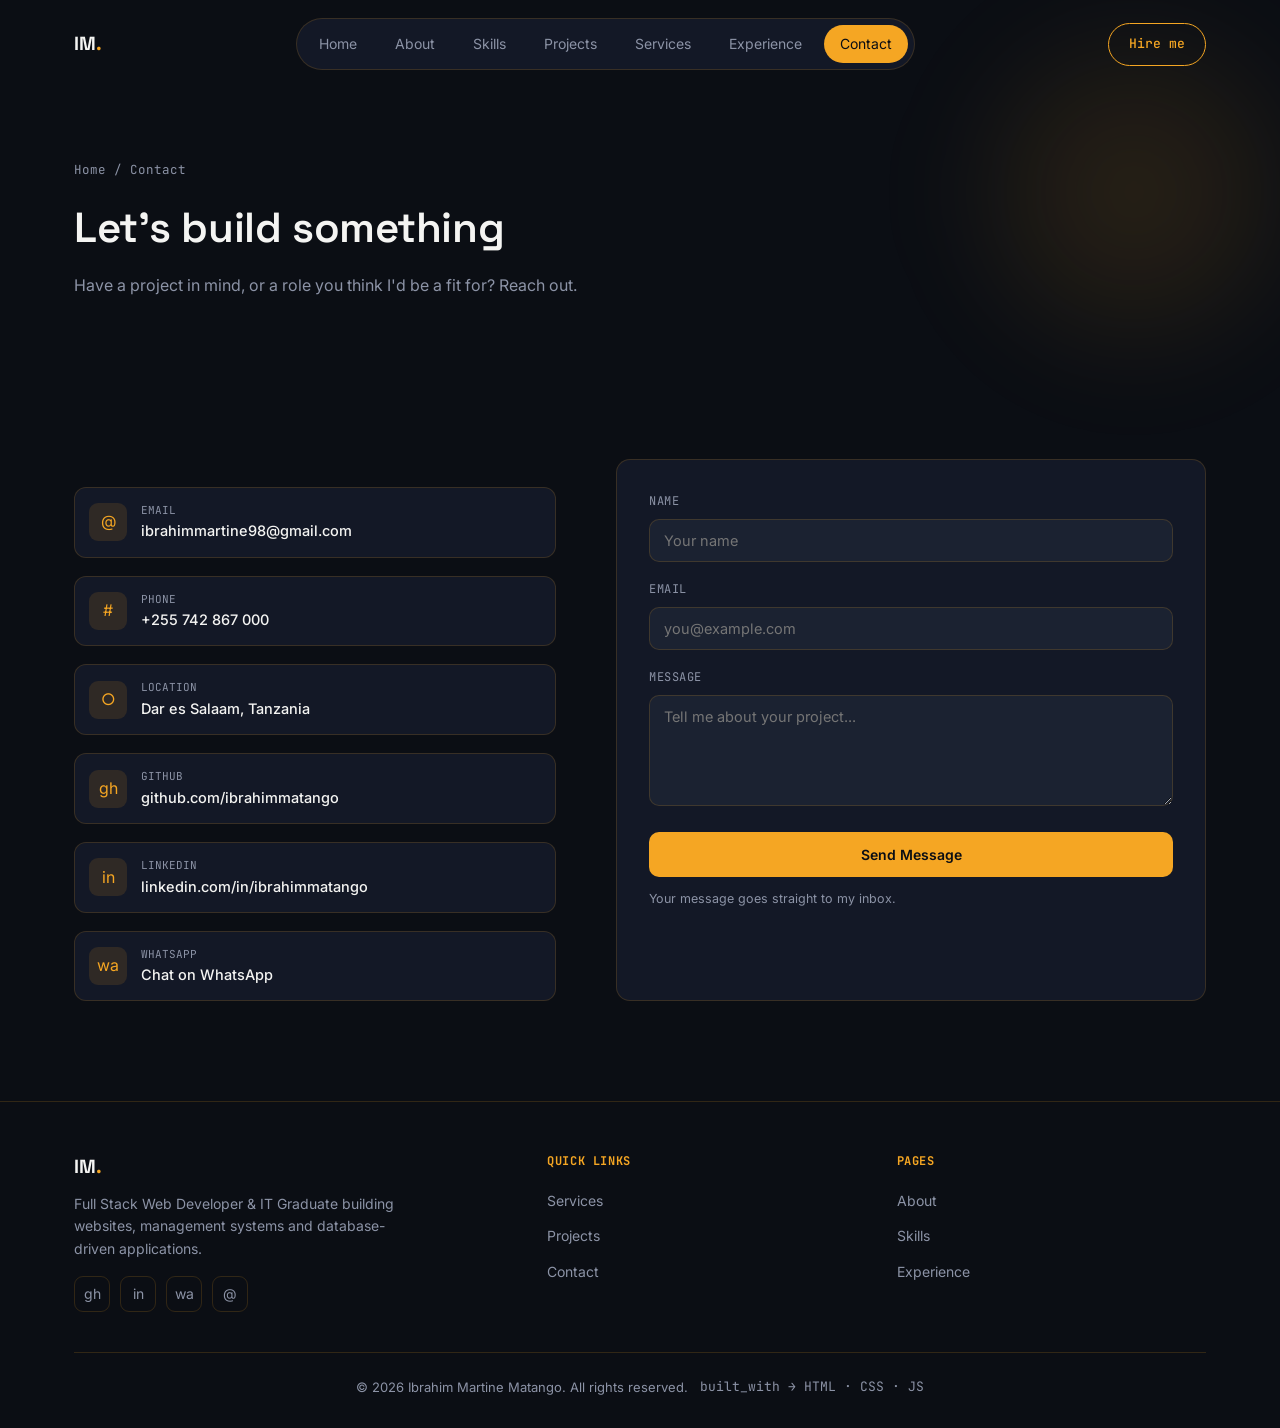
<file: contact.html>
<!DOCTYPE html>
<html lang="en">
<head>
<meta charset="UTF-8">
<meta name="viewport" content="width=device-width, initial-scale=1.0">
<title>Contact — Ibrahim Martine Matango</title>
<meta name="description" content="Get in touch with Ibrahim Martine Matango for freelance projects or full-time opportunities.">
<link rel="preconnect" href="https://fonts.googleapis.com">
<link rel="preconnect" href="https://fonts.gstatic.com" crossorigin>
<link href="https://fonts.googleapis.com/css2?family=Space+Grotesk:wght@400;500;600;700&family=Inter:wght@400;500;600&family=JetBrains+Mono:wght@400;500;600&display=swap" rel="stylesheet">
<link rel="stylesheet" href="style.css">
</head>
<body>

<div id="loader"><div class="loader-text">booting_portfolio.sh</div></div>
<div id="scroll-progress"></div>

<header id="site-header">
  <div class="container nav-wrap">
    <a href="index.html" class="logo">IM<span>.</span></a>
    <nav class="nav-links" id="nav-links">
      <a href="index.html">Home</a>
      <a href="about.html">About</a>
      <a href="skills.html">Skills</a>
      <a href="projects.html">Projects</a>
      <a href="services.html">Services</a>
      <a href="experience.html">Experience</a>
      <a href="contact.html">Contact</a>
    </nav>
    <a href="contact.html" class="nav-cta">Hire me</a>
    <button class="nav-toggle" id="nav-toggle" aria-label="Toggle menu"><span></span><span></span><span></span></button>
  </div>
</header>

<section class="page-banner">
  <div class="container">
    <div class="crumb"><a href="index.html">Home</a> / Contact</div>
    <h1>Let's build something</h1>
    <p>Have a project in mind, or a role you think I'd be a fit for? Reach out.</p>
  </div>
</section><section>
  <div class="container">
    <div class="contact-grid">
      <div class="reveal">
        <div class="contact-list">
          <a class="contact-row" href="mailto:ibrahimmartine98@gmail.com"><div class="contact-icon">@</div><div><div class="k">Email</div><div class="v">ibrahimmartine98@gmail.com</div></div></a>
          <a class="contact-row" href="tel:+255742867000"><div class="contact-icon">#</div><div><div class="k">Phone</div><div class="v">+255 742 867 000</div></div></a>
          <div class="contact-row" style="cursor:default;"><div class="contact-icon">○</div><div><div class="k">Location</div><div class="v">Dar es Salaam, Tanzania</div></div></div>
          <a class="contact-row" href="https://github.com/ibrahimmatango" target="_blank" rel="noopener noreferrer"><div class="contact-icon">gh</div><div><div class="k">GitHub</div><div class="v">github.com/ibrahimmatango</div></div></a>
          <a class="contact-row" href="https://linkedin.com/in/ibrahimmatango" target="_blank" rel="noopener noreferrer"><div class="contact-icon">in</div><div><div class="k">LinkedIn</div><div class="v">linkedin.com/in/ibrahimmatango</div></div></a>
          <a class="contact-row" href="https://wa.me/255742867000" target="_blank" rel="noopener noreferrer"><div class="contact-icon">wa</div><div><div class="k">WhatsApp</div><div class="v">Chat on WhatsApp</div></div></a>
        </div>
      </div>
      <form class="form-card reveal" id="contact-form" action="https://formspree.io/f/xjgqalrb" method="POST">
        <div class="field"><label for="name">Name</label><input id="name" name="name" type="text" placeholder="Your name" required></div>
        <div class="field"><label for="email">Email</label><input id="email" name="email" type="email" placeholder="you@example.com" required></div>
        <div class="field"><label for="message">Message</label><textarea id="message" name="message" rows="5" placeholder="Tell me about your project..." required></textarea></div>
        <input type="text" name="_gotcha" style="display:none" tabindex="-1" autocomplete="off">
        <button type="submit" class="btn btn-primary" id="form-submit-btn" style="width:100%;justify-content:center;">Send Message</button>
        <p class="form-note" id="form-note">Your message goes straight to my inbox.</p>
      </form>
    </div>
  </div>
</section>
<footer>
  <div class="container">
    <div class="footer-grid">
      <div class="footer-about">
        <div class="logo">IM<span>.</span></div>
        <p>Full Stack Web Developer &amp; IT Graduate building websites, management systems and database-driven applications.</p>
        <div class="social-row">
          <a href="https://github.com/ibrahimmatango" target="_blank" rel="noopener noreferrer" aria-label="GitHub">gh</a>
          <a href="https://linkedin.com/in/ibrahimmatango" target="_blank" rel="noopener noreferrer" aria-label="LinkedIn">in</a>
          <a href="https://wa.me/255742867000" target="_blank" rel="noopener noreferrer" aria-label="WhatsApp">wa</a>
          <a href="mailto:ibrahimmartine98@gmail.com" aria-label="Email">@</a>
        </div>
      </div>
      <div>
        <h4>Quick Links</h4>
        <ul><li><a href="services.html">Services</a></li><li><a href="projects.html">Projects</a></li><li><a href="contact.html">Contact</a></li></ul>
      </div>
      <div>
        <h4>Pages</h4>
        <ul><li><a href="about.html">About</a></li><li><a href="skills.html">Skills</a></li><li><a href="experience.html">Experience</a></li></ul>
      </div>
    </div>
    <div class="footer-bottom">
      <span>© 2026 Ibrahim Martine Matango. All rights reserved.</span>
      <span style="font-family:var(--mono);">built_with → HTML · CSS · JS</span>
    </div>
  </div>
</footer>

<button id="back-to-top" aria-label="Back to top">↑</button>
<script src="script.js"></script>
</body>
</html>
</file>
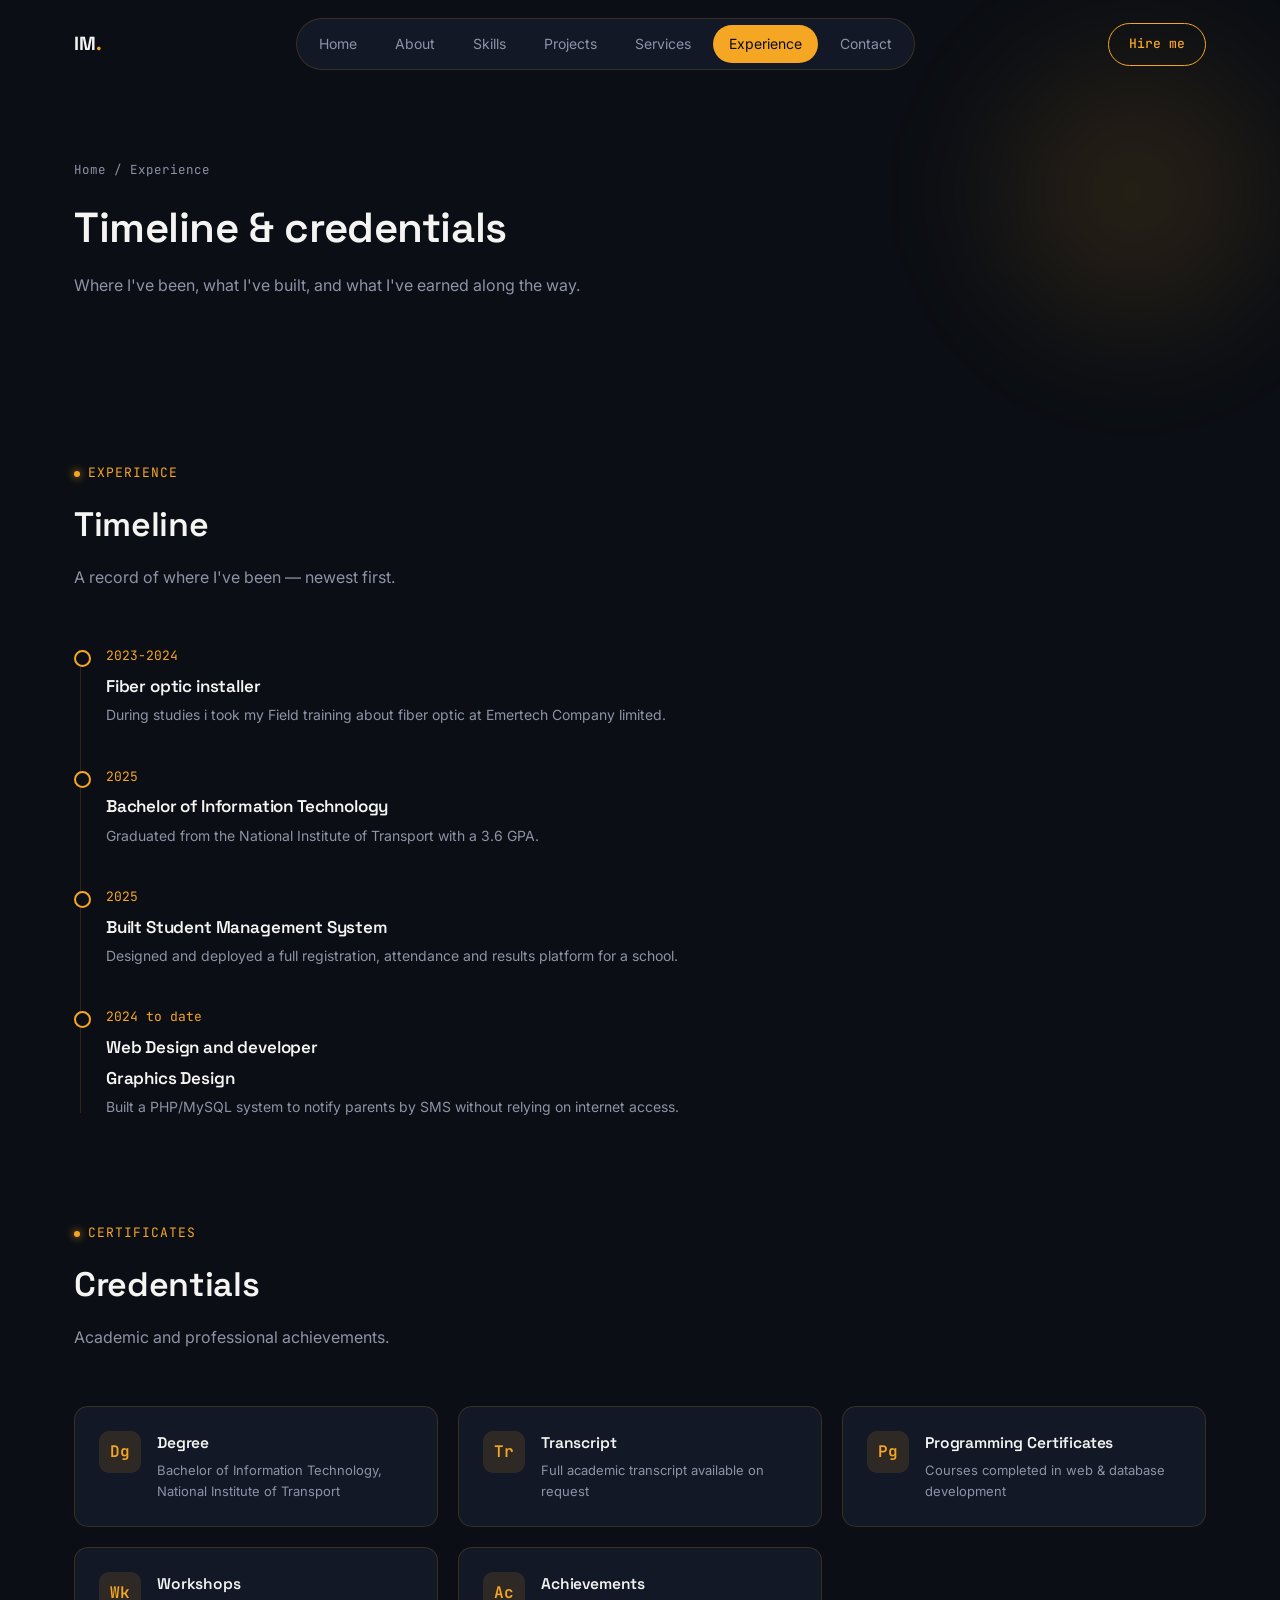
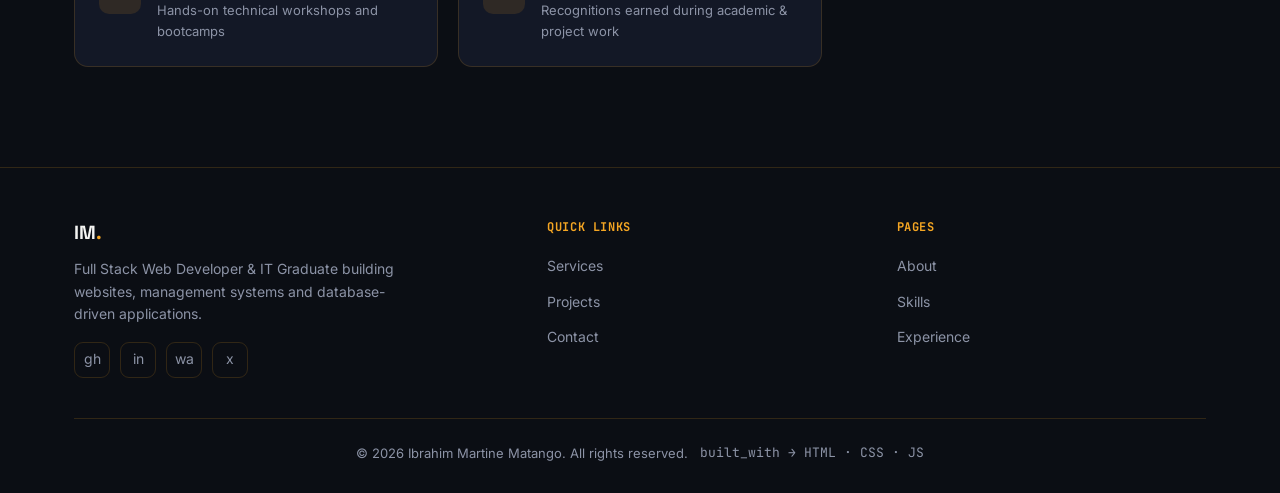
<file: experience.html>
<!DOCTYPE html>
<html lang="en">
<head>
<meta charset="UTF-8">
<meta name="viewport" content="width=device-width, initial-scale=1.0">
<title>Experience — Ibrahim Martine Matango</title>
<meta name="description" content="Work history, project timeline, education and certificates of Ibrahim Martine Matango.">
<link rel="preconnect" href="https://fonts.googleapis.com">
<link rel="preconnect" href="https://fonts.gstatic.com" crossorigin>
<link href="https://fonts.googleapis.com/css2?family=Space+Grotesk:wght@400;500;600;700&family=Inter:wght@400;500;600&family=JetBrains+Mono:wght@400;500;600&display=swap" rel="stylesheet">
<link rel="stylesheet" href="style.css">
</head>
<body>

<div id="loader"><div class="loader-text">booting_portfolio.sh</div></div>
<div id="scroll-progress"></div>

<header id="site-header">
  <div class="container nav-wrap">
    <a href="index.html" class="logo">IM<span>.</span></a>
    <nav class="nav-links" id="nav-links">
      <a href="index.html">Home</a>
      <a href="about.html">About</a>
      <a href="skills.html">Skills</a>
      <a href="projects.html">Projects</a>
      <a href="services.html">Services</a>
      <a href="experience.html">Experience</a>
      <a href="contact.html">Contact</a>
    </nav>
    <a href="contact.html" class="nav-cta">Hire me</a>
    <button class="nav-toggle" id="nav-toggle" aria-label="Toggle menu"><span></span><span></span><span></span></button>
  </div>
</header>

<section class="page-banner">
  <div class="container">
    <div class="crumb"><a href="index.html">Home</a> / Experience</div>
    <h1>Timeline &amp; credentials</h1>
    <p>Where I've been, what I've built, and what I've earned along the way.</p>
  </div>
</section><section>
  <div class="container">
    <div class="section-head reveal">
      <div class="eyebrow">Experience</div>
      <h2>Timeline</h2>
      <p>A record of where I've been — newest first.</p>
    </div>
    <div class="timeline reveal">
      <div class="tl-item">
        <div class="tl-year">2023-2024</div>
        <h3>Fiber optic installer</h3>
        <p>During studies i took my Field training about fiber optic at Emertech Company limited.</p>
      </div>
      <div class="tl-item">
        <div class="tl-year">2025</div>
        <h3>Bachelor of Information Technology</h3>
        <p>Graduated from the National Institute of Transport with a 3.6 GPA.</p>
      </div>
      <div class="tl-item">
        <div class="tl-year">2025</div>
        <h3>Built Student Management System</h3>
        <p>Designed and deployed a full registration, attendance and results platform for a school.</p>
      </div>
      <div class="tl-item">
        <div class="tl-year">2024 to date</div>
        <h3>Web Design and developer</h3>
         <h3>Graphics Design</h3>
        <p>Built a PHP/MySQL system to notify parents by SMS without relying on internet access.</p>
      </div>
    </div>
  </div>
</section>

<section style="padding-top:0;">
  <div class="container">
    <div class="section-head reveal">
      <div class="eyebrow">Certificates</div>
      <h2>Credentials</h2>
      <p>Academic and professional achievements.</p>
    </div>
    <div class="cert-grid">
      <div class="cert-card reveal"><div class="cert-icon">Dg</div><div><h3>Degree</h3><p>Bachelor of Information Technology, National Institute of Transport</p></div></div>
      <div class="cert-card reveal"><div class="cert-icon">Tr</div><div><h3>Transcript</h3><p>Full academic transcript available on request</p></div></div>
      <div class="cert-card reveal"><div class="cert-icon">Pg</div><div><h3>Programming Certificates</h3><p>Courses completed in web &amp; database development</p></div></div>
      <div class="cert-card reveal"><div class="cert-icon">Wk</div><div><h3>Workshops</h3><p>Hands-on technical workshops and bootcamps</p></div></div>
      <div class="cert-card reveal"><div class="cert-icon">Ac</div><div><h3>Achievements</h3><p>Recognitions earned during academic &amp; project work</p></div></div>
    </div>
  </div>
</section>
<footer>
  <div class="container">
    <div class="footer-grid">
      <div class="footer-about">
        <div class="logo">IM<span>.</span></div>
        <p>Full Stack Web Developer &amp; IT Graduate building websites, management systems and database-driven applications.</p>
        <div class="social-row">
          <a href="#" aria-label="GitHub">gh</a>
          <a href="#" aria-label="LinkedIn">in</a>
          <a href="#" aria-label="WhatsApp">wa</a>
          <a href="#" aria-label="X">x</a>
        </div>
      </div>
      <div>
        <h4>Quick Links</h4>
        <ul><li><a href="services.html">Services</a></li><li><a href="projects.html">Projects</a></li><li><a href="contact.html">Contact</a></li></ul>
      </div>
      <div>
        <h4>Pages</h4>
        <ul><li><a href="about.html">About</a></li><li><a href="skills.html">Skills</a></li><li><a href="experience.html">Experience</a></li></ul>
      </div>
    </div>
    <div class="footer-bottom">
      <span>© 2026 Ibrahim Martine Matango. All rights reserved.</span>
      <span style="font-family:var(--mono);">built_with → HTML · CSS · JS</span>
    </div>
  </div>
</footer>

<button id="back-to-top" aria-label="Back to top">↑</button>
<script src="script.js"></script>
</body>
</html>
</file>
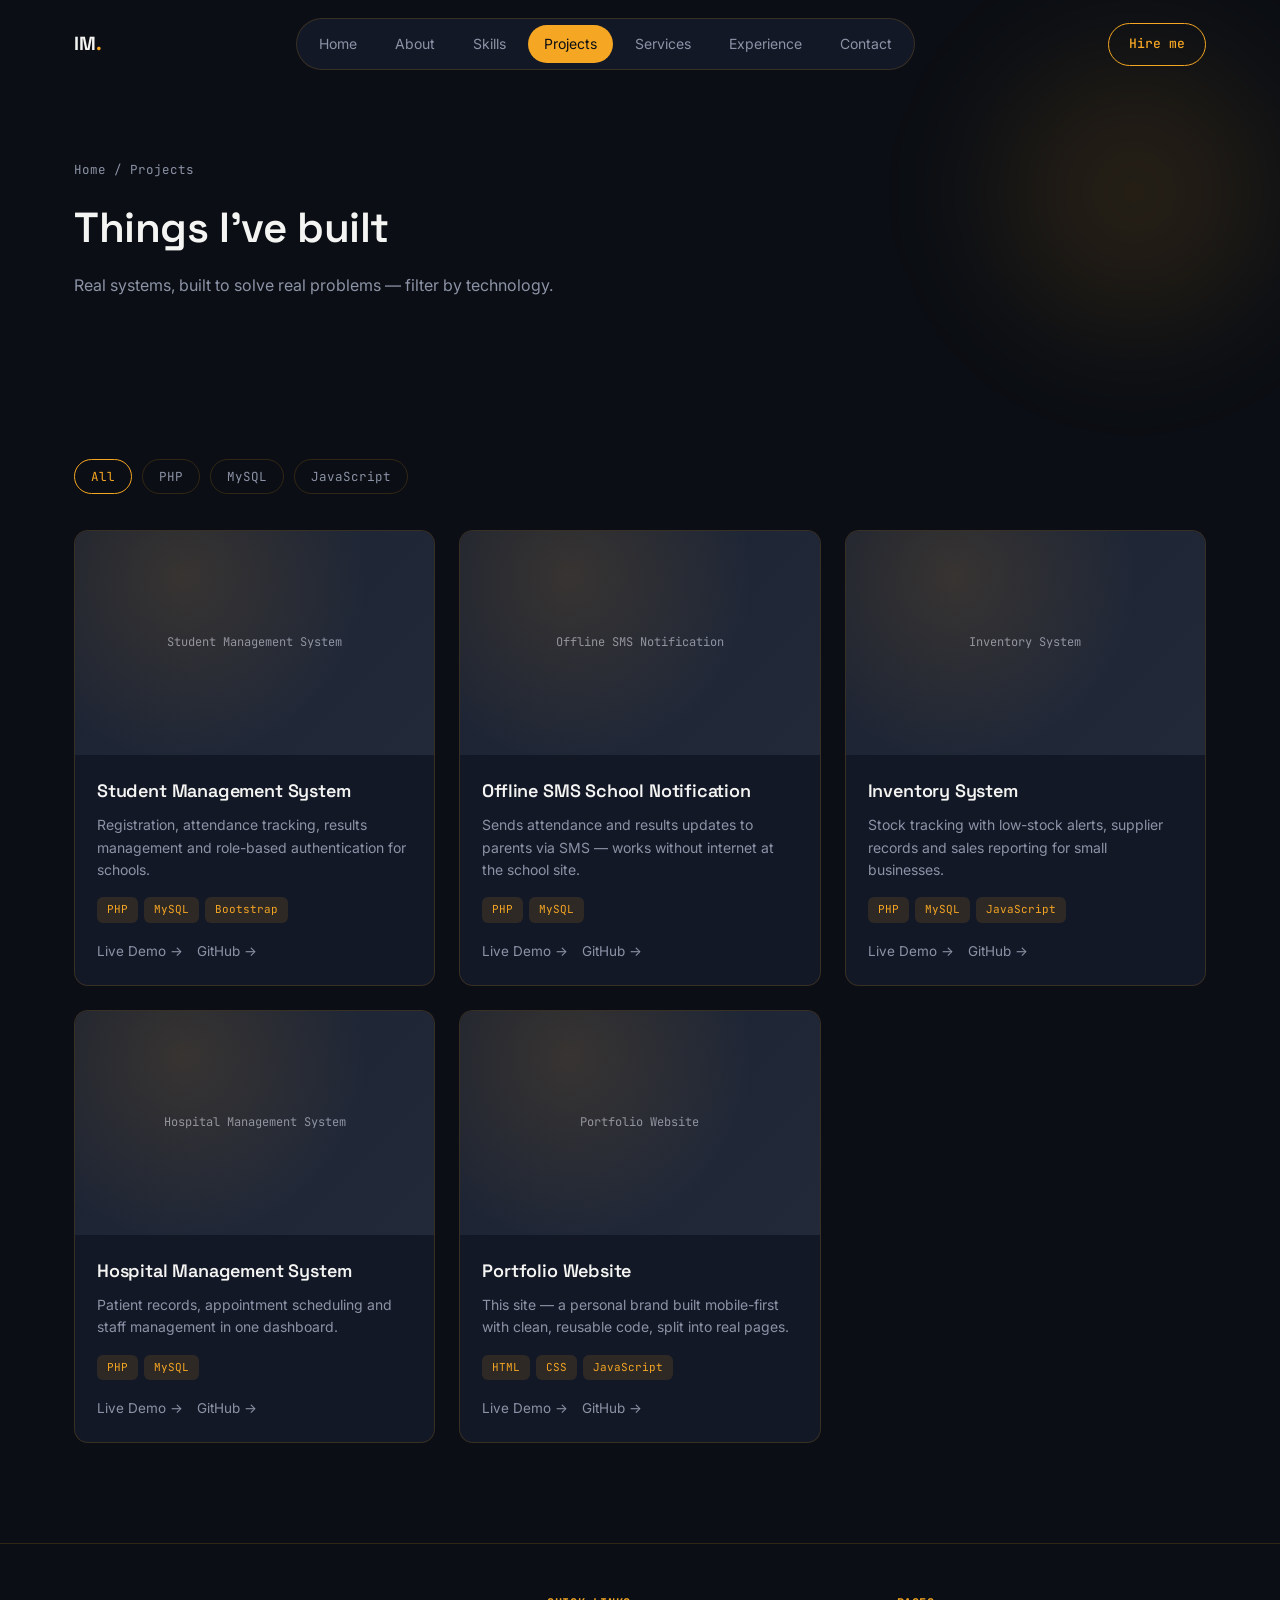
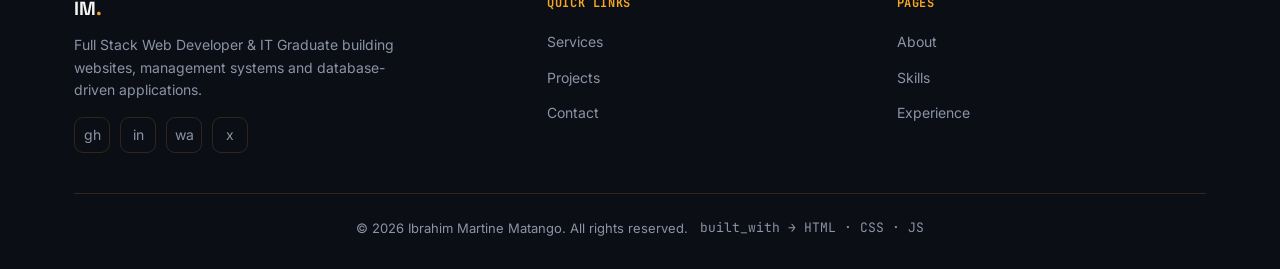
<file: projects.html>
<!DOCTYPE html>
<html lang="en">
<head>
<meta charset="UTF-8">
<meta name="viewport" content="width=device-width, initial-scale=1.0">
<title>Projects — Ibrahim Martine Matango</title>
<meta name="description" content="Student management system, hospital management system, inventory system and other real-world web applications.">
<link rel="preconnect" href="https://fonts.googleapis.com">
<link rel="preconnect" href="https://fonts.gstatic.com" crossorigin>
<link href="https://fonts.googleapis.com/css2?family=Space+Grotesk:wght@400;500;600;700&family=Inter:wght@400;500;600&family=JetBrains+Mono:wght@400;500;600&display=swap" rel="stylesheet">
<link rel="stylesheet" href="style.css">
</head>
<body>

<div id="loader"><div class="loader-text">booting_portfolio.sh</div></div>
<div id="scroll-progress"></div>

<header id="site-header">
  <div class="container nav-wrap">
    <a href="index.html" class="logo">IM<span>.</span></a>
    <nav class="nav-links" id="nav-links">
      <a href="index.html">Home</a>
      <a href="about.html">About</a>
      <a href="skills.html">Skills</a>
      <a href="projects.html">Projects</a>
      <a href="services.html">Services</a>
      <a href="experience.html">Experience</a>
      <a href="contact.html">Contact</a>
    </nav>
    <a href="contact.html" class="nav-cta">Hire me</a>
    <button class="nav-toggle" id="nav-toggle" aria-label="Toggle menu"><span></span><span></span><span></span></button>
  </div>
</header>

<section class="page-banner">
  <div class="container">
    <div class="crumb"><a href="index.html">Home</a> / Projects</div>
    <h1>Things I've built</h1>
    <p>Real systems, built to solve real problems — filter by technology.</p>
  </div>
</section><section>
  <div class="container">
    <div class="filter-row reveal">
      <button class="filter-btn active" data-filter="all">All</button>
      <button class="filter-btn" data-filter="php">PHP</button>
      <button class="filter-btn" data-filter="mysql">MySQL</button>
      <button class="filter-btn" data-filter="js">JavaScript</button>
    </div>
    <div class="projects-grid" id="projects-grid">
      <div class="project-card reveal" data-tags="php mysql">
        <div class="project-thumb">Student Management System</div>
        <div class="project-body">
          <h3>Student Management System</h3>
          <p>Registration, attendance tracking, results management and role-based authentication for schools.</p>
          <div class="tag-row"><span class="tag">PHP</span><span class="tag">MySQL</span><span class="tag">Bootstrap</span></div>
          <div class="project-links"><a href="#">Live Demo →</a><a href="#">GitHub →</a></div>
        </div>
      </div>
      <div class="project-card reveal" data-tags="php">
        <div class="project-thumb">Offline SMS Notification</div>
        <div class="project-body">
          <h3>Offline SMS School Notification</h3>
          <p>Sends attendance and results updates to parents via SMS — works without internet at the school site.</p>
          <div class="tag-row"><span class="tag">PHP</span><span class="tag">MySQL</span></div>
          <div class="project-links"><a href="#">Live Demo →</a><a href="#">GitHub →</a></div>
        </div>
      </div>
      <div class="project-card reveal" data-tags="php mysql js">
        <div class="project-thumb">Inventory System</div>
        <div class="project-body">
          <h3>Inventory System</h3>
          <p>Stock tracking with low-stock alerts, supplier records and sales reporting for small businesses.</p>
          <div class="tag-row"><span class="tag">PHP</span><span class="tag">MySQL</span><span class="tag">JavaScript</span></div>
          <div class="project-links"><a href="#">Live Demo →</a><a href="#">GitHub →</a></div>
        </div>
      </div>
      <div class="project-card reveal" data-tags="php mysql">
        <div class="project-thumb">Hospital Management System</div>
        <div class="project-body">
          <h3>Hospital Management System</h3>
          <p>Patient records, appointment scheduling and staff management in one dashboard.</p>
          <div class="tag-row"><span class="tag">PHP</span><span class="tag">MySQL</span></div>
          <div class="project-links"><a href="#">Live Demo →</a><a href="#">GitHub →</a></div>
        </div>
      </div>
      <div class="project-card reveal" data-tags="js">
        <div class="project-thumb">Portfolio Website</div>
        <div class="project-body">
          <h3>Portfolio Website</h3>
          <p>This site — a personal brand built mobile-first with clean, reusable code, split into real pages.</p>
          <div class="tag-row"><span class="tag">HTML</span><span class="tag">CSS</span><span class="tag">JavaScript</span></div>
          <div class="project-links"><a href="#">Live Demo →</a><a href="#">GitHub →</a></div>
        </div>
      </div>
    </div>
  </div>
</section>
<footer>
  <div class="container">
    <div class="footer-grid">
      <div class="footer-about">
        <div class="logo">IM<span>.</span></div>
        <p>Full Stack Web Developer &amp; IT Graduate building websites, management systems and database-driven applications.</p>
        <div class="social-row">
          <a href="#" aria-label="GitHub">gh</a>
          <a href="#" aria-label="LinkedIn">in</a>
          <a href="#" aria-label="WhatsApp">wa</a>
          <a href="#" aria-label="X">x</a>
        </div>
      </div>
      <div>
        <h4>Quick Links</h4>
        <ul><li><a href="services.html">Services</a></li><li><a href="projects.html">Projects</a></li><li><a href="contact.html">Contact</a></li></ul>
      </div>
      <div>
        <h4>Pages</h4>
        <ul><li><a href="about.html">About</a></li><li><a href="skills.html">Skills</a></li><li><a href="experience.html">Experience</a></li></ul>
      </div>
    </div>
    <div class="footer-bottom">
      <span>© 2026 Ibrahim Martine Matango. All rights reserved.</span>
      <span style="font-family:var(--mono);">built_with → HTML · CSS · JS</span>
    </div>
  </div>
</footer>

<button id="back-to-top" aria-label="Back to top">↑</button>
<script src="script.js"></script>
</body>
</html>
</file>
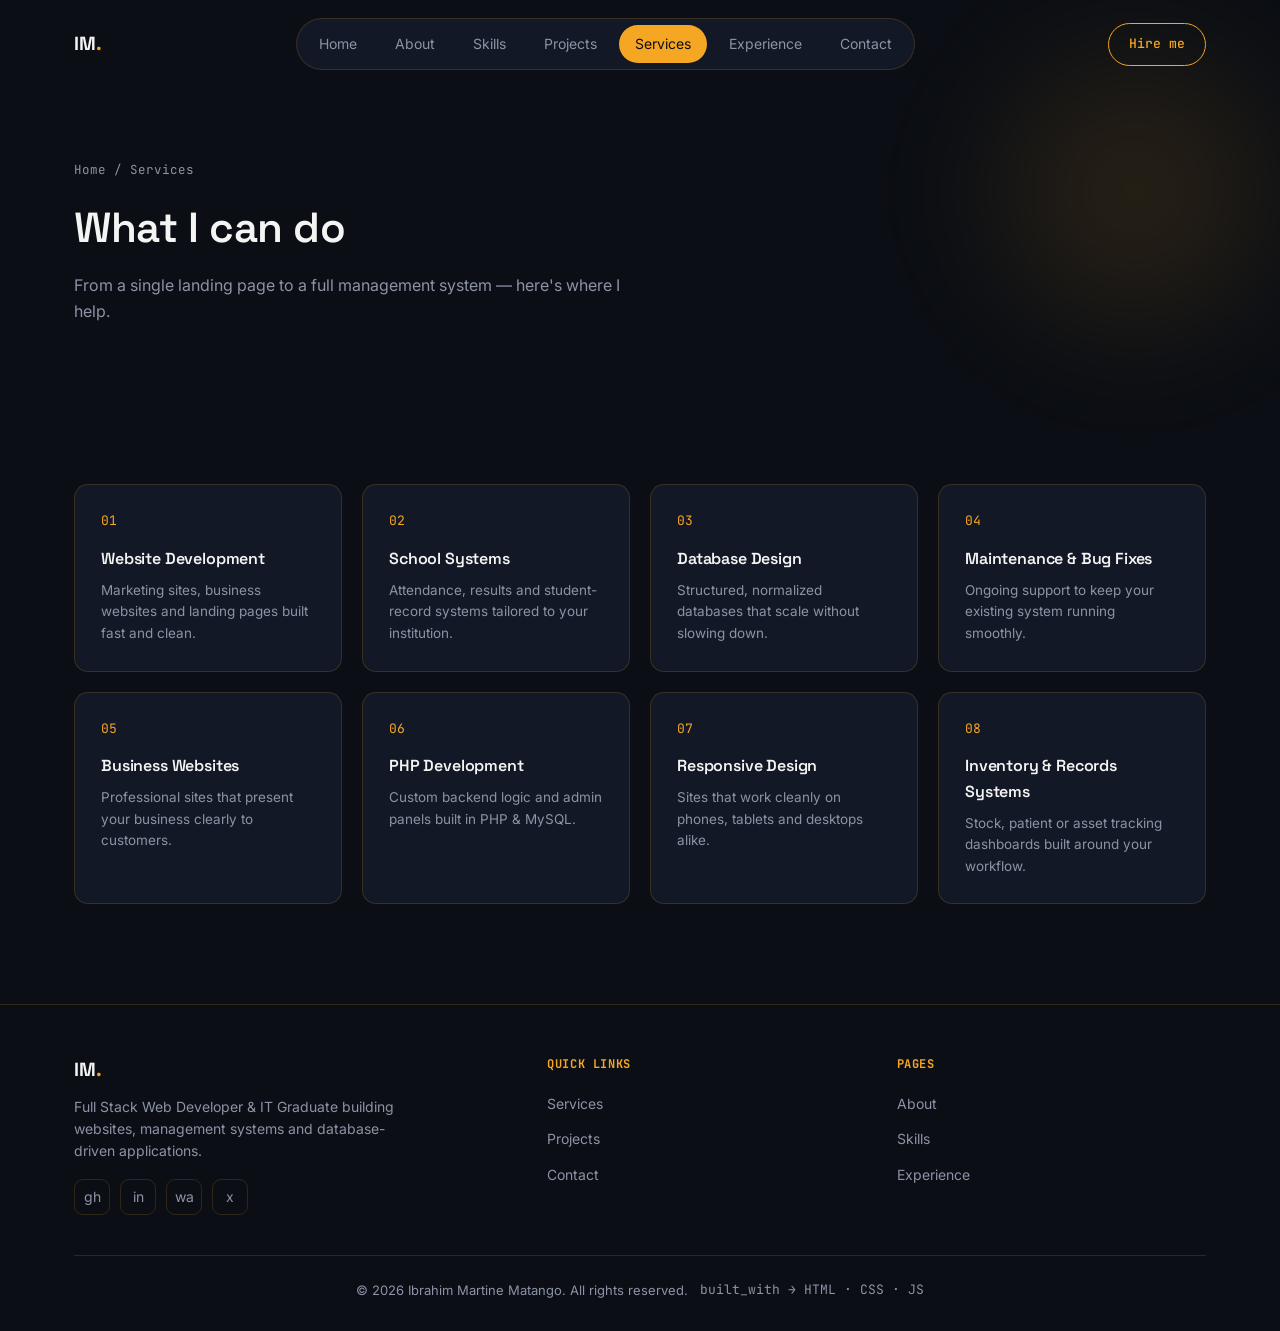
<file: services.html>
<!DOCTYPE html>
<html lang="en">
<head>
<meta charset="UTF-8">
<meta name="viewport" content="width=device-width, initial-scale=1.0">
<title>Services — Ibrahim Martine Matango</title>
<meta name="description" content="Website development, school management systems, database design and ongoing maintenance services.">
<link rel="preconnect" href="https://fonts.googleapis.com">
<link rel="preconnect" href="https://fonts.gstatic.com" crossorigin>
<link href="https://fonts.googleapis.com/css2?family=Space+Grotesk:wght@400;500;600;700&family=Inter:wght@400;500;600&family=JetBrains+Mono:wght@400;500;600&display=swap" rel="stylesheet">
<link rel="stylesheet" href="style.css">
</head>
<body>

<div id="loader"><div class="loader-text">booting_portfolio.sh</div></div>
<div id="scroll-progress"></div>

<header id="site-header">
  <div class="container nav-wrap">
    <a href="index.html" class="logo">IM<span>.</span></a>
    <nav class="nav-links" id="nav-links">
      <a href="index.html">Home</a>
      <a href="about.html">About</a>
      <a href="skills.html">Skills</a>
      <a href="projects.html">Projects</a>
      <a href="services.html">Services</a>
      <a href="experience.html">Experience</a>
      <a href="contact.html">Contact</a>
    </nav>
    <a href="contact.html" class="nav-cta">Hire me</a>
    <button class="nav-toggle" id="nav-toggle" aria-label="Toggle menu"><span></span><span></span><span></span></button>
  </div>
</header>

<section class="page-banner">
  <div class="container">
    <div class="crumb"><a href="index.html">Home</a> / Services</div>
    <h1>What I can do</h1>
    <p>From a single landing page to a full management system — here's where I help.</p>
  </div>
</section><section>
  <div class="container">
    <div class="services-grid">
      <div class="service-card reveal"><div class="service-num">01</div><h3>Website Development</h3><p>Marketing sites, business websites and landing pages built fast and clean.</p></div>
      <div class="service-card reveal"><div class="service-num">02</div><h3>School Systems</h3><p>Attendance, results and student-record systems tailored to your institution.</p></div>
      <div class="service-card reveal"><div class="service-num">03</div><h3>Database Design</h3><p>Structured, normalized databases that scale without slowing down.</p></div>
      <div class="service-card reveal"><div class="service-num">04</div><h3>Maintenance &amp; Bug Fixes</h3><p>Ongoing support to keep your existing system running smoothly.</p></div>
      <div class="service-card reveal"><div class="service-num">05</div><h3>Business Websites</h3><p>Professional sites that present your business clearly to customers.</p></div>
      <div class="service-card reveal"><div class="service-num">06</div><h3>PHP Development</h3><p>Custom backend logic and admin panels built in PHP &amp; MySQL.</p></div>
      <div class="service-card reveal"><div class="service-num">07</div><h3>Responsive Design</h3><p>Sites that work cleanly on phones, tablets and desktops alike.</p></div>
      <div class="service-card reveal"><div class="service-num">08</div><h3>Inventory &amp; Records Systems</h3><p>Stock, patient or asset tracking dashboards built around your workflow.</p></div>
    </div>
  </div>
</section>
<footer>
  <div class="container">
    <div class="footer-grid">
      <div class="footer-about">
        <div class="logo">IM<span>.</span></div>
        <p>Full Stack Web Developer &amp; IT Graduate building websites, management systems and database-driven applications.</p>
        <div class="social-row">
          <a href="#" aria-label="GitHub">gh</a>
          <a href="#" aria-label="LinkedIn">in</a>
          <a href="#" aria-label="WhatsApp">wa</a>
          <a href="#" aria-label="X">x</a>
        </div>
      </div>
      <div>
        <h4>Quick Links</h4>
        <ul><li><a href="services.html">Services</a></li><li><a href="projects.html">Projects</a></li><li><a href="contact.html">Contact</a></li></ul>
      </div>
      <div>
        <h4>Pages</h4>
        <ul><li><a href="about.html">About</a></li><li><a href="skills.html">Skills</a></li><li><a href="experience.html">Experience</a></li></ul>
      </div>
    </div>
    <div class="footer-bottom">
      <span>© 2026 Ibrahim Martine Matango. All rights reserved.</span>
      <span style="font-family:var(--mono);">built_with → HTML · CSS · JS</span>
    </div>
  </div>
</footer>

<button id="back-to-top" aria-label="Back to top">↑</button>
<script src="script.js"></script>
</body>
</html>
</file>
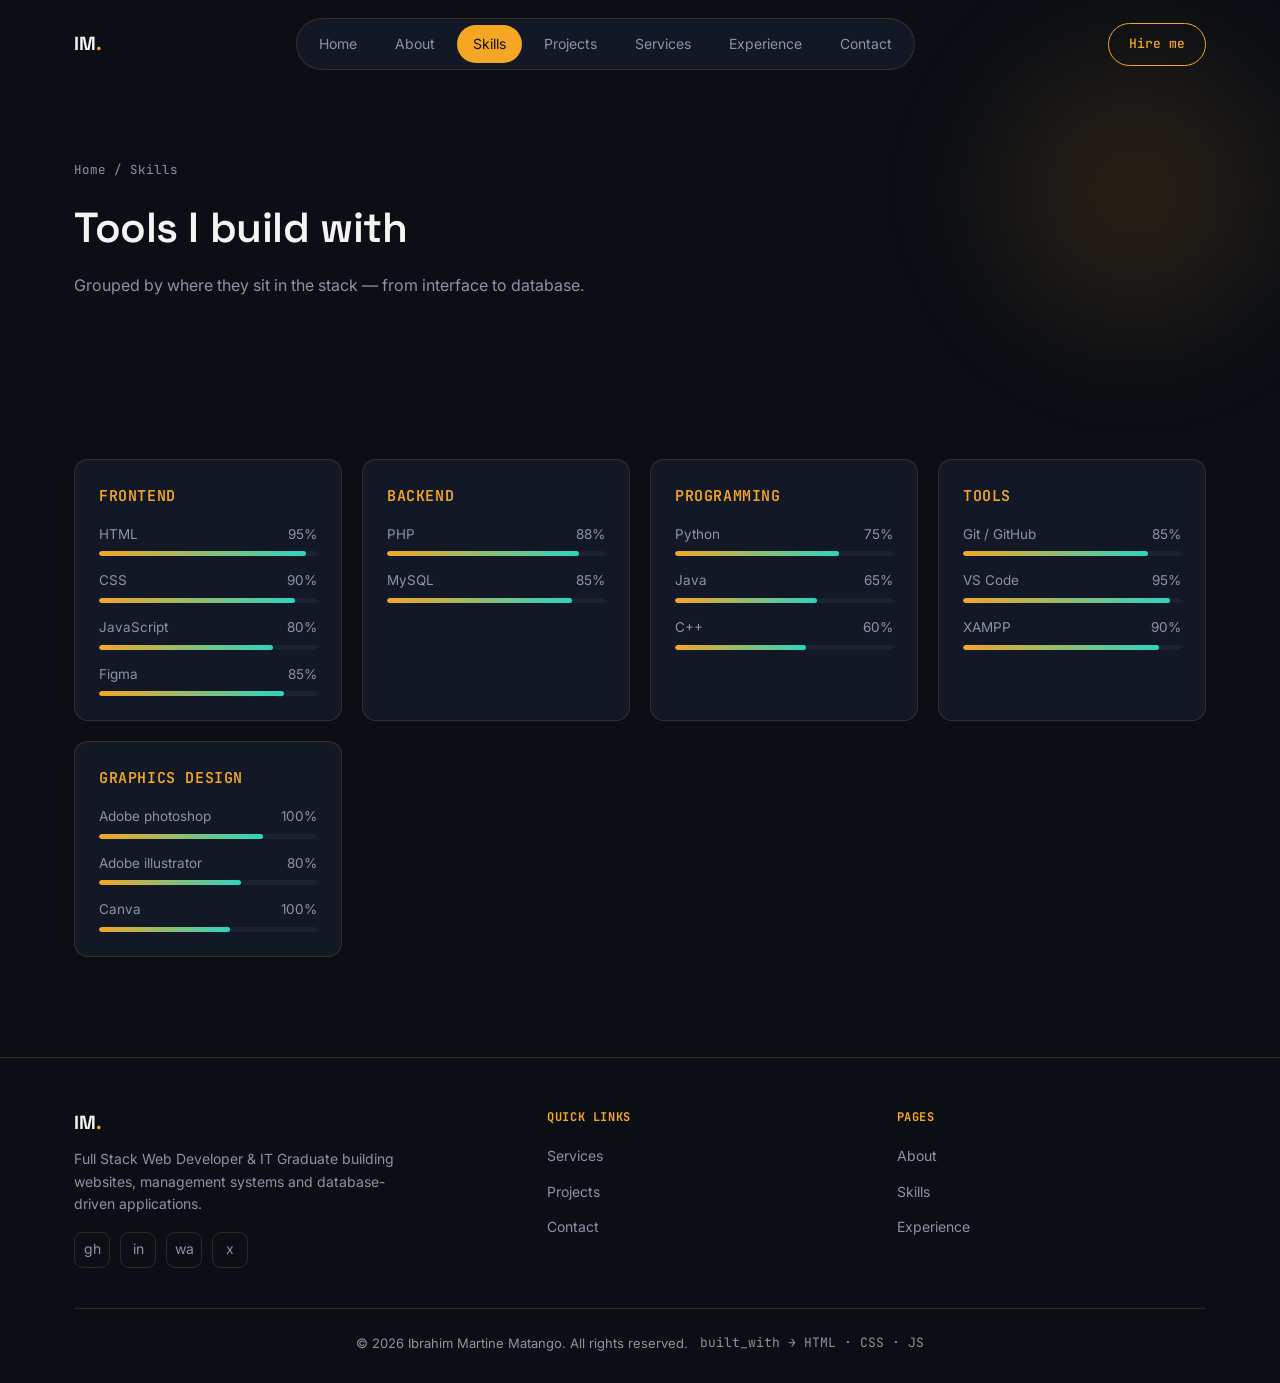
<file: skills.html>
<!DOCTYPE html>
<html lang="en">
<head>
<meta charset="UTF-8">
<meta name="viewport" content="width=device-width, initial-scale=1.0">
<title>Skills — Ibrahim Martine Matango</title>
<meta name="description" content="Frontend, backend, programming and tooling skills used to build full-stack web applications.">
<link rel="preconnect" href="https://fonts.googleapis.com">
<link rel="preconnect" href="https://fonts.gstatic.com" crossorigin>
<link href="https://fonts.googleapis.com/css2?family=Space+Grotesk:wght@400;500;600;700&family=Inter:wght@400;500;600&family=JetBrains+Mono:wght@400;500;600&display=swap" rel="stylesheet">
<link rel="stylesheet" href="style.css">
</head>
<body>

<div id="loader"><div class="loader-text">booting_portfolio.sh</div></div>
<div id="scroll-progress"></div>

<header id="site-header">
  <div class="container nav-wrap">
    <a href="index.html" class="logo">IM<span>.</span></a>
    <nav class="nav-links" id="nav-links">
      <a href="index.html">Home</a>
      <a href="about.html">About</a>
      <a href="skills.html">Skills</a>
      <a href="projects.html">Projects</a>
      <a href="services.html">Services</a>
      <a href="experience.html">Experience</a>
      <a href="contact.html">Contact</a>
    </nav>
    <a href="contact.html" class="nav-cta">Hire me</a>
    <button class="nav-toggle" id="nav-toggle" aria-label="Toggle menu"><span></span><span></span><span></span></button>
  </div>
</header>

<section class="page-banner">
  <div class="container">
    <div class="crumb"><a href="index.html">Home</a> / Skills</div>
    <h1>Tools I build with</h1>
    <p>Grouped by where they sit in the stack — from interface to database.</p>
  </div>
</section><section>
  <div class="container">
    <div class="skills-grid">
      <div class="skill-card reveal">
        <h3>Frontend</h3>
        <div class="skill-item"><div class="row"><span>HTML</span><span>95%</span></div><div class="skill-bar"><span data-w="95"></span></div></div>
        <div class="skill-item"><div class="row"><span>CSS</span><span>90%</span></div><div class="skill-bar"><span data-w="90"></span></div></div>
        <div class="skill-item"><div class="row"><span>JavaScript</span><span>80%</span></div><div class="skill-bar"><span data-w="80"></span></div></div>
        <div class="skill-item"><div class="row"><span>Figma</span><span>85%</span></div><div class="skill-bar"><span data-w="85"></span></div></div>
      </div>
      <div class="skill-card reveal">
        <h3>Backend</h3>
        <div class="skill-item"><div class="row"><span>PHP</span><span>88%</span></div><div class="skill-bar"><span data-w="88"></span></div></div>
        <div class="skill-item"><div class="row"><span>MySQL</span><span>85%</span></div><div class="skill-bar"><span data-w="85"></span></div></div>
      </div>
      <div class="skill-card reveal">
        <h3>Programming</h3>
        <div class="skill-item"><div class="row"><span>Python</span><span>75%</span></div><div class="skill-bar"><span data-w="75"></span></div></div>
        <div class="skill-item"><div class="row"><span>Java</span><span>65%</span></div><div class="skill-bar"><span data-w="65"></span></div></div>
        <div class="skill-item"><div class="row"><span>C++</span><span>60%</span></div><div class="skill-bar"><span data-w="60"></span></div></div>
      </div>
      <div class="skill-card reveal">
        <h3>Tools</h3>
        <div class="skill-item"><div class="row"><span>Git / GitHub</span><span>85%</span></div><div class="skill-bar"><span data-w="85"></span></div></div>
        <div class="skill-item"><div class="row"><span>VS Code</span><span>95%</span></div><div class="skill-bar"><span data-w="95"></span></div></div>
        <div class="skill-item"><div class="row"><span>XAMPP</span><span>90%</span></div><div class="skill-bar"><span data-w="90"></span></div></div>
      </div>
      <div class="skill-card reveal">
        <h3>Graphics Design</h3>
        <div class="skill-item"><div class="row"><span>Adobe photoshop</span><span>100%</span></div><div class="skill-bar"><span data-w="75"></span></div></div>
        <div class="skill-item"><div class="row"><span>Adobe illustrator</span><span>80%</span></div><div class="skill-bar"><span data-w="65"></span></div></div>
        <div class="skill-item"><div class="row"><span>Canva</span><span>100%</span></div><div class="skill-bar"><span data-w="60"></span></div></div>
      </div>
    </div>
  </div>
</section>
<footer>
  <div class="container">
    <div class="footer-grid">
      <div class="footer-about">
        <div class="logo">IM<span>.</span></div>
        <p>Full Stack Web Developer &amp; IT Graduate building websites, management systems and database-driven applications.</p>
        <div class="social-row">
          <a href="#" aria-label="GitHub">gh</a>
          <a href="#" aria-label="LinkedIn">in</a>
          <a href="#" aria-label="WhatsApp">wa</a>
          <a href="#" aria-label="X">x</a>
        </div>
      </div>
      <div>
        <h4>Quick Links</h4>
        <ul><li><a href="services.html">Services</a></li><li><a href="projects.html">Projects</a></li><li><a href="contact.html">Contact</a></li></ul>
      </div>
      <div>
        <h4>Pages</h4>
        <ul><li><a href="about.html">About</a></li><li><a href="skills.html">Skills</a></li><li><a href="experience.html">Experience</a></li></ul>
      </div>
    </div>
    <div class="footer-bottom">
      <span>© 2026 Ibrahim Martine Matango. All rights reserved.</span>
      <span style="font-family:var(--mono);">built_with → HTML · CSS · JS</span>
    </div>
  </div>
</footer>

<button id="back-to-top" aria-label="Back to top">↑</button>
<script src="script.js"></script>
</body>
</html>
</file>
<file: style.css>
:root{
  --bg:#0B0E14;
  --surface:#131826;
  --surface-2:#1B2231;
  --accent:#F5A623;
  --accent-soft:rgba(245,166,35,0.12);
  --accent-2:#2DD4BF;
  --text:#F4F4F2;
  --text-muted:#8C93A6;
  --border:rgba(245,166,35,0.16);
  --radius:14px;
  --display:'Space Grotesk',sans-serif;
  --body:'Inter',sans-serif;
  --mono:'JetBrains Mono',monospace;
}
*{margin:0;padding:0;box-sizing:border-box;}
html{scroll-behavior:smooth;}
html,body{overflow-x:hidden;width:100%;}
body{
  background:var(--bg);
  color:var(--text);
  font-family:var(--body);
  line-height:1.6;
  overflow-x:hidden;
}
a{color:inherit;text-decoration:none;}
ul{list-style:none;}
img{max-width:100%;display:block;}
.container{max-width:1180px;margin:0 auto;padding:0 24px;}
.hero-grid > *,.about-grid > *,.contact-grid > *,.skills-grid > *,.services-grid > *,.projects-grid > *,.cert-grid > *,.stats-bar > *{min-width:0;}
.terminal{max-width:100%;}
.eyebrow{
  font-family:var(--mono);
  font-size:13px;
  letter-spacing:0.08em;
  color:var(--accent);
  text-transform:uppercase;
  display:inline-flex;
  align-items:center;
  gap:8px;
  margin-bottom:14px;
}
.eyebrow::before{
  content:'';
  width:6px;height:6px;border-radius:50%;
  background:var(--accent);
  box-shadow:0 0 8px var(--accent);
}
h1,h2,h3{font-family:var(--display);font-weight:600;letter-spacing:-0.01em;}
section{padding:100px 0;position:relative;}
.section-head{max-width:560px;margin-bottom:56px;}
.section-head h2{font-size:34px;margin-bottom:12px;}
.section-head p{color:var(--text-muted);font-size:16px;}

/* ===== Scrollbar / focus ===== */
::selection{background:var(--accent);color:#0B0E14;}
:focus-visible{outline:2px solid var(--accent);outline-offset:3px;}

/* ===== Loader ===== */
#loader{
  position:fixed;inset:0;background:var(--bg);
  display:flex;align-items:center;justify-content:center;
  z-index:9999;transition:opacity .6s ease, visibility .6s ease;
}
#loader.hidden{opacity:0;visibility:hidden;}
.loader-text{font-family:var(--mono);color:var(--accent);font-size:14px;letter-spacing:.05em;}
.loader-text::after{content:'';display:inline-block;width:10px;height:14px;background:var(--accent);margin-left:6px;animation:blink 0.9s steps(1) infinite;vertical-align:-2px;}
@keyframes blink{50%{opacity:0;}}

/* ===== Scroll progress ===== */
#scroll-progress{
  position:fixed;top:0;left:0;height:3px;background:linear-gradient(90deg,var(--accent),var(--accent-2));
  width:0%;z-index:1100;
}

/* ===== Nav ===== */
header{
  position:fixed;top:0;left:0;right:0;z-index:1000;
  padding:18px 0;
  transition:background .3s ease, padding .3s ease, border-color .3s ease;
  border-bottom:1px solid transparent;
}
header.scrolled{
  background:rgba(11,14,20,0.85);
  backdrop-filter:blur(12px);
  padding:12px 0;
  border-bottom:1px solid var(--border);
}
.nav-wrap{display:flex;align-items:center;justify-content:space-between;}
.logo{font-family:var(--display);font-weight:700;font-size:19px;}
.logo span{color:var(--accent);}
.nav-links{display:flex;gap:6px;background:var(--surface);border:1px solid var(--border);padding:6px;border-radius:999px;}
.nav-links a{
  font-size:14px;padding:8px 16px;border-radius:999px;color:var(--text-muted);
  transition:color .25s, background .25s;
}
.nav-links a:hover{color:var(--text);}
.nav-links a.active{color:#0B0E14;background:var(--accent);}
.nav-cta{
  font-family:var(--mono);font-size:13px;font-weight:500;
  padding:10px 20px;border-radius:999px;border:1px solid var(--accent);
  color:var(--accent);transition:.25s;
}
.nav-cta:hover{background:var(--accent);color:#0B0E14;}
.nav-toggle{display:none;flex-direction:column;gap:5px;cursor:pointer;background:none;border:none;}
.nav-toggle span{width:24px;height:2px;background:var(--text);}

/* ===== Hero ===== */
.hero{
  min-height:100vh;display:flex;align-items:center;
  padding-top:120px;padding-bottom:60px;position:relative;
}
.hero::before{
  content:'';position:absolute;top:-10%;right:-10%;width:600px;height:600px;
  background:radial-gradient(circle,rgba(245,166,35,0.18),transparent 70%);
  filter:blur(40px);pointer-events:none;
}
.hero-grid{display:grid;grid-template-columns:1.1fr 0.9fr;gap:60px;align-items:center;}
.hero h1{font-size:54px;line-height:1.08;margin-bottom:18px;}
.hero h1 .accent{color:var(--accent);}
.hero-sub{font-size:18px;color:var(--text-muted);max-width:480px;margin-bottom:32px;}
.hero-sub .typed{color:var(--accent-2);font-family:var(--mono);font-weight:500;}
.hero-actions{display:flex;gap:14px;flex-wrap:wrap;margin-bottom:48px;}
.btn{
  font-family:var(--body);font-weight:600;font-size:14px;
  padding:13px 24px;border-radius:10px;display:inline-flex;align-items:center;gap:8px;
  transition:transform .2s ease, box-shadow .2s ease;
  border:1px solid transparent;cursor:pointer;
}
.btn-primary{background:var(--accent);color:#0B0E14;}
.btn-primary:hover{transform:translateY(-2px);box-shadow:0 10px 24px rgba(245,166,35,0.25);}
.btn-outline{border-color:var(--border);color:var(--text);}
.btn-outline:hover{border-color:var(--accent);color:var(--accent);transform:translateY(-2px);}
.btn-ghost{color:var(--text-muted);font-size:14px;}
.btn-ghost:hover{color:var(--accent);}

/* Terminal card - signature element */
.terminal{
  background:var(--surface);border:1px solid var(--border);border-radius:var(--radius);
  font-family:var(--mono);font-size:13.5px;overflow:hidden;
  box-shadow:0 30px 60px -20px rgba(0,0,0,0.6);
}
.terminal-bar{
  display:flex;align-items:center;gap:8px;padding:12px 16px;
  background:var(--surface-2);border-bottom:1px solid var(--border);
}
.tdot{width:10px;height:10px;border-radius:50%;}
.tdot.r{background:#ff5f56;}.tdot.y{background:#ffbd2e;}.tdot.g{background:#27c93f;}
.terminal-title{margin-left:8px;color:var(--text-muted);font-size:12px;}
.terminal-body{padding:20px;min-height:170px;}
.terminal-body .line{margin-bottom:8px;white-space:pre-wrap;}
.terminal-body .prompt{color:var(--accent-2);}
.terminal-body .out{color:var(--text-muted);}
.cursor{display:inline-block;width:8px;height:14px;background:var(--accent);vertical-align:-2px;animation:blink 1s steps(1) infinite;}
.status-pill{
  display:inline-flex;align-items:center;gap:8px;margin-top:10px;
  padding:7px 14px;border:1px solid rgba(45,212,191,0.35);border-radius:999px;
  background:rgba(45,212,191,0.08);color:var(--accent-2);font-size:12.5px;
}
.status-dot{width:7px;height:7px;border-radius:50%;background:var(--accent-2);box-shadow:0 0 8px var(--accent-2);animation:pulse 1.6s ease-in-out infinite;}
@keyframes pulse{0%,100%{opacity:1;}50%{opacity:0.35;}}

.hero-photo-wrap{position:relative;display:flex;justify-content:center;}
.photo-blob{
  position:relative;width:340px;height:340px;border-radius:48% 52% 55% 45%/45% 48% 52% 55%;
  overflow:hidden;border:1px solid var(--border);
  background:linear-gradient(160deg,var(--surface-2),var(--surface));
  display:flex;align-items:center;justify-content:center;
  animation:float 6s ease-in-out infinite;
}
.photo-blob img{width:100%;height:100%;object-fit:cover;}
@keyframes float{0%,100%{transform:translateY(0);}50%{transform:translateY(-14px);}}
.photo-placeholder{font-family:var(--mono);color:var(--text-muted);font-size:13px;text-align:center;padding:20px;}

/* Stats bar */
.stats-bar{
  display:grid;grid-template-columns:repeat(4,1fr);
  border:1px solid var(--border);border-radius:var(--radius);
  overflow:hidden;background:var(--surface);
}
.stat{padding:24px 16px;text-align:center;border-right:1px solid var(--border);}
.stat:last-child{border-right:none;}
.stat .num{font-family:var(--display);font-size:30px;font-weight:700;color:var(--accent);}
.stat .label{font-family:var(--mono);font-size:11.5px;color:var(--text-muted);text-transform:uppercase;letter-spacing:.05em;margin-top:4px;}

/* ===== Inner page banner (non-home pages) ===== */
.page-banner{padding:160px 0 60px;position:relative;}
.page-banner::before{
  content:'';position:absolute;top:-5%;right:-5%;width:420px;height:420px;
  background:radial-gradient(circle,rgba(245,166,35,0.14),transparent 70%);
  filter:blur(40px);pointer-events:none;
}
.page-banner .crumb{font-family:var(--mono);font-size:12.5px;color:var(--text-muted);margin-bottom:14px;}
.page-banner .crumb a{color:var(--text-muted);transition:.2s;}
.page-banner .crumb a:hover{color:var(--accent);}
.page-banner h1{font-size:42px;margin-bottom:12px;}
.page-banner p{color:var(--text-muted);max-width:560px;font-size:16px;}

/* ===== Home teaser strips ===== */
.teaser-strip{padding:90px 0;border-top:1px solid var(--border);}
.teaser-head{display:flex;justify-content:space-between;align-items:flex-end;gap:20px;margin-bottom:40px;flex-wrap:wrap;}
.teaser-head h2{font-size:28px;}
.teaser-head p{color:var(--text-muted);font-size:15px;max-width:440px;margin-top:8px;}
.link-arrow{font-family:var(--mono);font-size:13.5px;color:var(--accent);white-space:nowrap;transition:.2s;}
.link-arrow:hover{opacity:.75;}
.mini-grid{display:grid;grid-template-columns:repeat(3,1fr);gap:20px;}
.mini-card{
  background:var(--surface);border:1px solid var(--border);border-radius:var(--radius);padding:22px;
  transition:transform .25s ease, border-color .25s ease;
}
.mini-card:hover{transform:translateY(-5px);border-color:var(--accent);}
.mini-card h3{font-size:16px;margin-bottom:8px;}
.mini-card p{color:var(--text-muted);font-size:13.5px;}
@media (max-width:720px){
  .page-banner{padding:130px 0 40px;}
  .page-banner h1{font-size:30px;}
  .mini-grid{grid-template-columns:1fr;}
}

/* ===== Reveal ===== */
.reveal{opacity:0;transform:translateY(28px);transition:opacity .7s ease, transform .7s ease;}
.reveal.in{opacity:1;transform:translateY(0);}

/* ===== About ===== */
.about-grid{display:grid;grid-template-columns:0.8fr 1.2fr;gap:64px;align-items:start;}
.about-photo{
  width:100%;aspect-ratio:4/5;border-radius:var(--radius);
  background:linear-gradient(160deg,var(--surface-2),var(--surface));
  border:1px solid var(--border);display:flex;align-items:center;justify-content:center;
  font-family:var(--mono);color:var(--text-muted);font-size:13px;
}
.about-text p{color:var(--text-muted);margin-bottom:16px;font-size:15.5px;}
.info-grid{display:grid;grid-template-columns:1fr 1fr;gap:18px;margin-top:32px;}
.info-card{background:var(--surface);border:1px solid var(--border);border-radius:12px;padding:18px;}
.info-card .k{font-family:var(--mono);font-size:11.5px;color:var(--accent);text-transform:uppercase;letter-spacing:.05em;margin-bottom:6px;}
.info-card .v{font-size:15px;font-weight:600;}
.info-card .v small{display:block;font-weight:400;color:var(--text-muted);font-size:13px;margin-top:2px;}

/* ===== Skills ===== */
.skills-grid{display:grid;grid-template-columns:repeat(4,1fr);gap:20px;}
.skill-card{
  background:var(--surface);border:1px solid var(--border);border-radius:var(--radius);padding:24px;
  transition:transform .25s ease, border-color .25s ease;
}
.skill-card:hover{transform:translateY(-6px);border-color:var(--accent);}
.skill-card h3{font-size:15px;font-family:var(--mono);color:var(--accent);text-transform:uppercase;letter-spacing:.04em;margin-bottom:16px;}
.skill-item{margin-bottom:14px;}
.skill-item:last-child{margin-bottom:0;}
.skill-item .row{display:flex;justify-content:space-between;font-size:13.5px;margin-bottom:6px;color:var(--text-muted);}
.skill-bar{height:5px;border-radius:99px;background:var(--surface-2);overflow:hidden;}
.skill-bar span{display:block;height:100%;background:linear-gradient(90deg,var(--accent),var(--accent-2));width:0%;border-radius:99px;transition:width 1.2s ease;}

/* ===== Projects ===== */
.filter-row{display:flex;gap:10px;flex-wrap:wrap;margin-bottom:36px;}
.filter-btn{
  font-family:var(--mono);font-size:12.5px;padding:8px 16px;border-radius:999px;
  border:1px solid var(--border);color:var(--text-muted);cursor:pointer;background:none;transition:.2s;
}
.filter-btn.active,.filter-btn:hover{border-color:var(--accent);color:var(--accent);}
.projects-grid{display:grid;grid-template-columns:repeat(3,1fr);gap:24px;}
.project-card{
  background:var(--surface);border:1px solid var(--border);border-radius:var(--radius);overflow:hidden;
  transition:transform .3s ease, border-color .3s ease;display:flex;flex-direction:column;
}
.project-card:hover{transform:translateY(-6px);border-color:var(--accent);}
.project-thumb{
  aspect-ratio:16/10;background:linear-gradient(135deg,var(--surface-2),#222a3a);
  display:flex;align-items:center;justify-content:center;color:var(--text-muted);font-family:var(--mono);font-size:12px;
  position:relative;overflow:hidden;
}
.project-thumb::after{content:'';position:absolute;inset:0;background:radial-gradient(circle at 30% 20%,rgba(245,166,35,.12),transparent 60%);}
.project-body{padding:22px;display:flex;flex-direction:column;flex:1;}
.project-body h3{font-size:18px;margin-bottom:8px;}
.project-body p{color:var(--text-muted);font-size:14px;margin-bottom:16px;flex:1;}
.tag-row{display:flex;flex-wrap:wrap;gap:6px;margin-bottom:18px;}
.tag{font-family:var(--mono);font-size:11px;padding:4px 10px;border-radius:6px;background:var(--accent-soft);color:var(--accent);}
.project-links{display:flex;gap:14px;font-size:13.5px;}
.project-links a{color:var(--text-muted);transition:.2s;}
.project-links a:hover{color:var(--accent);}

/* ===== Services ===== */
.services-grid{display:grid;grid-template-columns:repeat(4,1fr);gap:20px;}
.service-card{background:var(--surface);border:1px solid var(--border);border-radius:var(--radius);padding:26px;transition:.25s;}
.service-card:hover{border-color:var(--accent);transform:translateY(-4px);}
.service-num{font-family:var(--mono);color:var(--accent);font-size:13px;margin-bottom:14px;}
.service-card h3{font-size:16px;margin-bottom:8px;}
.service-card p{color:var(--text-muted);font-size:13.5px;}

/* ===== Experience timeline ===== */
.timeline{position:relative;padding-left:32px;}
.timeline::before{content:'';position:absolute;left:6px;top:6px;bottom:6px;width:1px;background:var(--border);}
.tl-item{position:relative;padding-bottom:40px;}
.tl-item:last-child{padding-bottom:0;}
.tl-item::before{
  content:'';position:absolute;left:-32px;top:4px;width:13px;height:13px;border-radius:50%;
  background:var(--bg);border:2px solid var(--accent);
}
.tl-year{font-family:var(--mono);color:var(--accent);font-size:13px;margin-bottom:6px;}
.tl-item h3{font-size:17px;margin-bottom:4px;}
.tl-item p{color:var(--text-muted);font-size:14px;}

/* ===== Certificates ===== */
.cert-grid{display:grid;grid-template-columns:repeat(3,1fr);gap:20px;}
.cert-card{background:var(--surface);border:1px solid var(--border);border-radius:var(--radius);padding:24px;display:flex;gap:16px;align-items:flex-start;transition:.25s;}
.cert-card:hover{border-color:var(--accent);}
.cert-icon{width:42px;height:42px;border-radius:10px;background:var(--accent-soft);color:var(--accent);display:flex;align-items:center;justify-content:center;font-family:var(--mono);font-weight:600;flex-shrink:0;}
.cert-card h3{font-size:15.5px;margin-bottom:4px;}
.cert-card p{color:var(--text-muted);font-size:13px;}

/* ===== Contact ===== */
.contact-grid{display:grid;grid-template-columns:0.9fr 1.1fr;gap:60px;}
.contact-list{display:flex;flex-direction:column;gap:18px;margin-top:28px;}
.contact-row{display:flex;align-items:center;gap:14px;padding:14px;border:1px solid var(--border);border-radius:12px;background:var(--surface);transition:.2s;text-decoration:none;color:inherit;cursor:pointer;}
.contact-row:hover{border-color:var(--accent);transform:translateX(4px);}
.contact-row:hover .contact-icon{background:var(--accent);color:#0B0E14;}
.contact-row:hover .v{color:var(--accent);}
.contact-icon{width:38px;height:38px;border-radius:9px;background:var(--accent-soft);color:var(--accent);display:flex;align-items:center;justify-content:center;flex-shrink:0;font-size:16px;}
.contact-row .k{font-family:var(--mono);font-size:11px;color:var(--text-muted);text-transform:uppercase;}
.contact-row .v{font-size:14.5px;font-weight:500;}
.form-card{background:var(--surface);border:1px solid var(--border);border-radius:var(--radius);padding:32px;}
.field{margin-bottom:18px;}
.field label{display:block;font-family:var(--mono);font-size:12px;color:var(--text-muted);margin-bottom:8px;text-transform:uppercase;letter-spacing:.04em;}
.field input,.field textarea{
  width:100%;background:var(--surface-2);border:1px solid var(--border);border-radius:10px;
  padding:12px 14px;color:var(--text);font-family:var(--body);font-size:14.5px;resize:vertical;
}
.field input:focus,.field textarea:focus{outline:none;border-color:var(--accent);}
.form-note{font-size:12.5px;color:var(--text-muted);margin-top:12px;}

/* ===== Footer ===== */
footer{border-top:1px solid var(--border);padding:50px 0 30px;}
.footer-grid{display:grid;grid-template-columns:1.4fr 1fr 1fr;gap:40px;margin-bottom:40px;}
.footer-grid h4{font-family:var(--mono);font-size:12px;color:var(--accent);text-transform:uppercase;letter-spacing:.05em;margin-bottom:16px;}
.footer-grid ul li{margin-bottom:10px;}
.footer-grid ul li a{color:var(--text-muted);font-size:14px;transition:.2s;}
.footer-grid ul li a:hover{color:var(--accent);}
.footer-about p{color:var(--text-muted);font-size:14px;margin-top:10px;max-width:320px;}
.social-row{display:flex;gap:10px;margin-top:16px;}
.social-row a{width:36px;height:36px;border:1px solid var(--border);border-radius:9px;display:flex;align-items:center;justify-content:center;font-size:14px;color:var(--text-muted);transition:.2s;}
.social-row a:hover{border-color:var(--accent);color:var(--accent);}
.footer-bottom{display:flex;justify-content:center;align-items:center;text-align:center;padding-top:24px;border-top:1px solid var(--border);font-size:13px;color:var(--text-muted);flex-wrap:wrap;gap:12px;}

/* ===== Back to top ===== */
#back-to-top{
  position:fixed;bottom:26px;right:26px;width:44px;height:44px;border-radius:50%;
  background:var(--accent);color:#0B0E14;border:none;cursor:pointer;
  display:flex;align-items:center;justify-content:center;font-size:18px;
  opacity:0;visibility:hidden;transform:translateY(10px);transition:.3s;z-index:900;
}
#back-to-top.show{opacity:1;visibility:visible;transform:translateY(0);}

/* ===== Responsive =====
   Below the desktop breakpoint every grid keeps its DESKTOP column
   layout (same side-by-side arrangement) instead of stacking to 1fr.
   Columns get a sane minimum width via minmax(); once the viewport
   can no longer fit that minimum, the row overflows horizontally and
   the grid itself scrolls sideways instead of the browser falling
   back to a vertical stack. */
@media (max-width:980px){
  .hero-grid,.about-grid,.contact-grid{
    grid-template-columns:repeat(2,minmax(300px,1fr));
    gap:40px;
  }
  .skills-grid,.services-grid{
    grid-template-columns:repeat(4,minmax(210px,1fr));
  }
  .projects-grid,.cert-grid{
    grid-template-columns:repeat(3,minmax(250px,1fr));
  }
  .footer-grid{
    grid-template-columns:repeat(3,minmax(190px,1fr));
  }
  .hero-grid,.about-grid,.contact-grid,
  .skills-grid,.services-grid,
  .projects-grid,.cert-grid,
  .footer-grid{
    overflow-x:auto;
    -webkit-overflow-scrolling:touch;
    scrollbar-width:thin;
    scrollbar-color:var(--accent) transparent;
    padding-bottom:10px;
  }
  .hero-grid::-webkit-scrollbar,.about-grid::-webkit-scrollbar,.contact-grid::-webkit-scrollbar,
  .skills-grid::-webkit-scrollbar,.services-grid::-webkit-scrollbar,
  .projects-grid::-webkit-scrollbar,.cert-grid::-webkit-scrollbar,
  .footer-grid::-webkit-scrollbar{height:6px;}
  .hero-grid::-webkit-scrollbar-thumb,.about-grid::-webkit-scrollbar-thumb,.contact-grid::-webkit-scrollbar-thumb,
  .skills-grid::-webkit-scrollbar-thumb,.services-grid::-webkit-scrollbar-thumb,
  .projects-grid::-webkit-scrollbar-thumb,.cert-grid::-webkit-scrollbar-thumb,
  .footer-grid::-webkit-scrollbar-thumb{background:var(--border);border-radius:99px;}
}
@media (max-width:720px){
  .nav-links{display:none;}
  .nav-toggle{display:flex;}
  .nav-links.mobile-open{
    display:flex;flex-direction:column;position:absolute;top:60px;left:24px;right:24px;
    background:var(--surface);border-radius:14px;padding:14px;gap:4px;border:1px solid var(--border);
  }
  .nav-links.mobile-open a{padding:12px 14px;}
  .hero h1{font-size:38px;}
  .stats-bar{
    grid-template-columns:repeat(4,minmax(140px,1fr));
    overflow-x:auto;-webkit-overflow-scrolling:touch;
  }
  .stat:nth-child(2){border-right:1px solid var(--border);}
  section{padding:70px 0;}
}
@media (prefers-reduced-motion: reduce){
  *{animation-duration:0.01ms !important;animation-iteration-count:1 !important;transition-duration:0.01ms !important;scroll-behavior:auto !important;}
}
</file>
